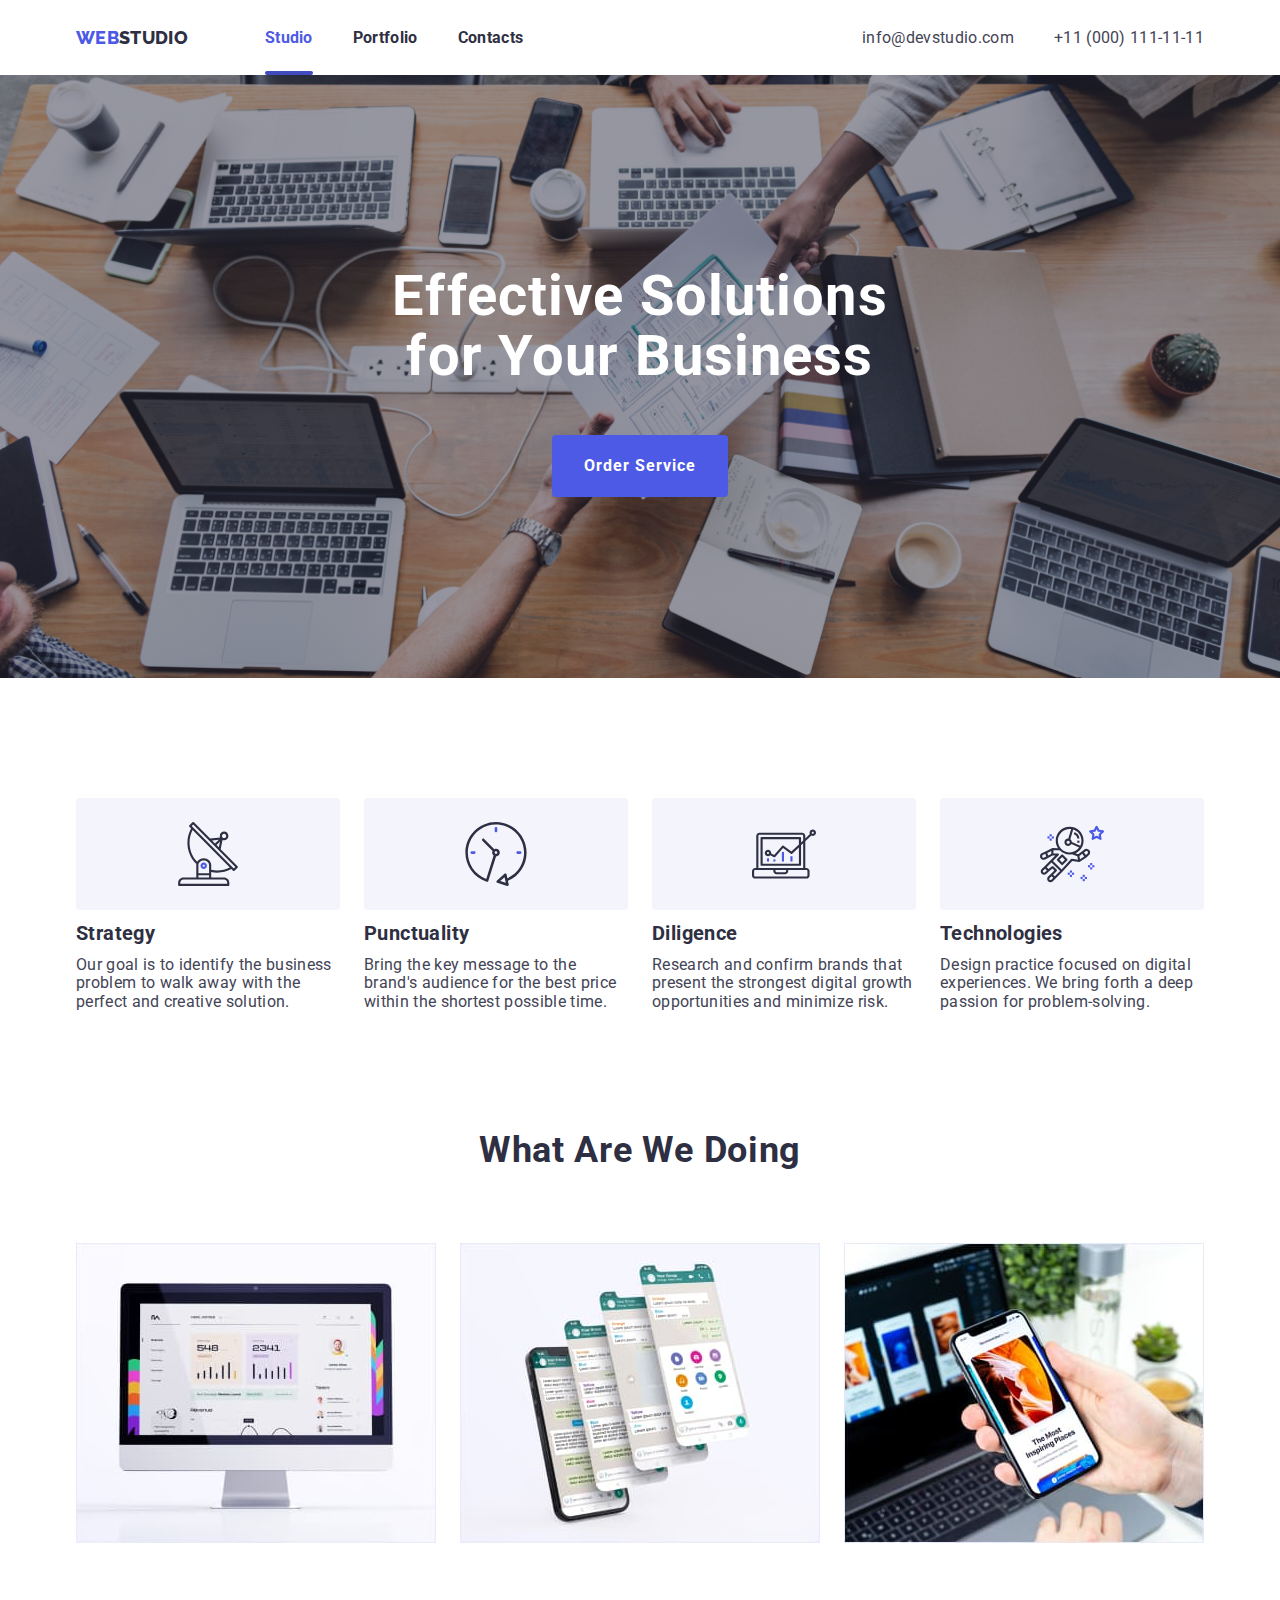
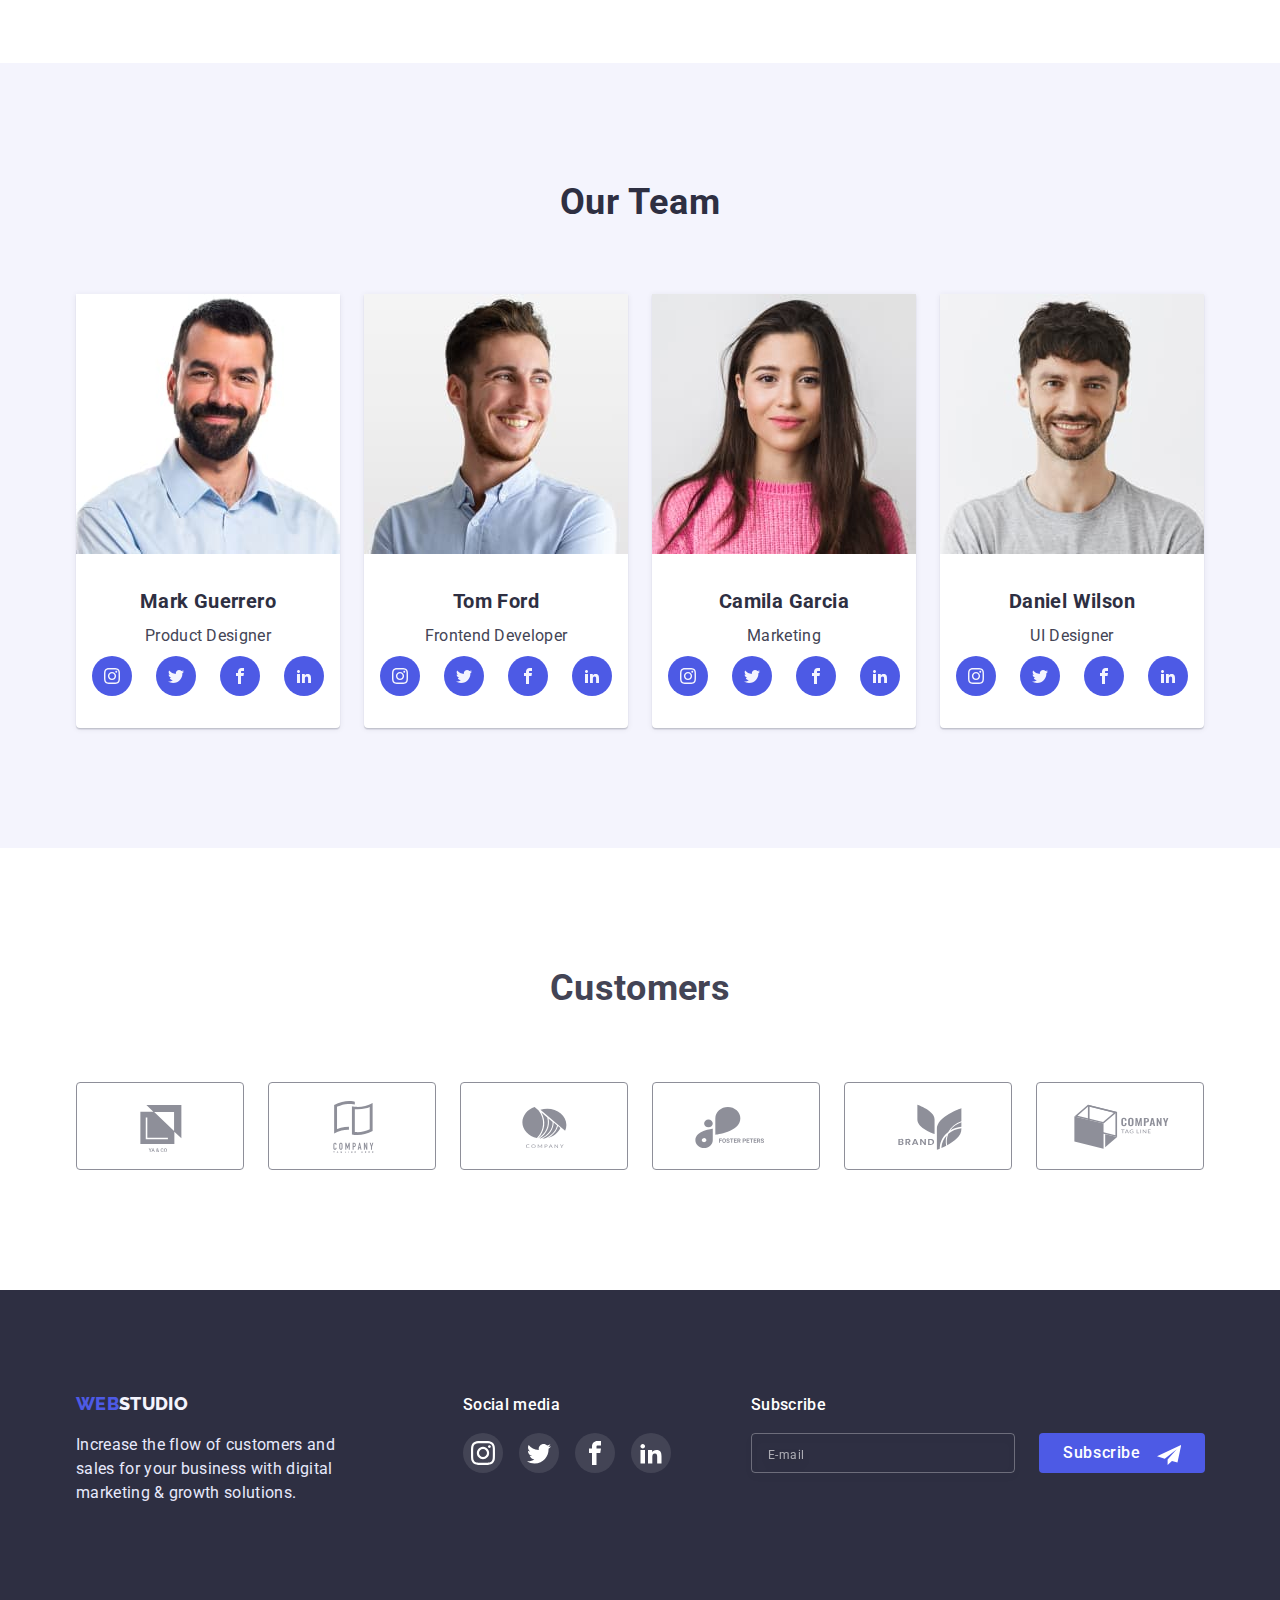
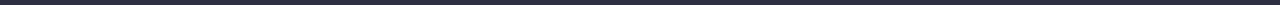
<file: index.html>
<!DOCTYPE html>
<html lang="en">
  <head>
    <meta charset="UTF-8">
    <meta http-equiv="X-UA-Compatible" content="IE=edge">
    <meta name="viewport" content="width=device-width, initial-scale=1.0">
    <title>WebStudio</title>
    <link rel="stylesheet" href="./css/modern-normalize.css">
    <link rel="stylesheet" href="https://cdnjs.cloudflare.com/ajax/libs/modern-normalize/1.1.0/modern-normalize.min.css" integrity="sha512-wpPYUAdjBVSE4KJnH1VR1HeZfpl1ub8YT/NKx4PuQ5NmX2tKuGu6U/JRp5y+Y8XG2tV+wKQpNHVUX03MfMFn9Q==" crossorigin="anonymous" referrerpolicy="no-referrer" />
    <link rel="stylesheet" href="./css/style.css">
    <link rel="preconnect" href="https://fonts.googleapis.com">
    <link rel="preconnect" href="https://fonts.gstatic.com" crossorigin>
    <link href="https://fonts.googleapis.com/css2?family=Raleway:wght@800&family=Roboto:wght@400;500;700;900&display=swap" rel="stylesheet">
  </head>
  <body>
    <header class="head-main">
      <!-- logo site -->
      <div class="container top-line">
        <a href="./index.html" class="logo"><span class="logoweb">Web</span>Studio</a>
        <!-- navigation -->
      <nav class="nav-list-site">
        <ul class="nav-site" >
          <li class="pages-nav"><a class="link-nav current" href="./index.html">Studio</a></li>
          <li class="pages-nav"><a class="link-nav" href="./portfolio.html">Portfolio</a></li>
          <li class="pages-nav"><a class="link-nav" href="#">Contacts</a></li>
        </ul>
      </nav>
      <ul class="nav-contacts">
        <li class="connection"><a class="contacts mail" href="mailto:info@devstudio.com">info@devstudio.com</a></li>
        <li class="connection"><a class="contacts tel" href="tell:+110001111111">+11 (000) 111-11-11</a></li>
      </ul>
      </div>
    </header>
    <main>
      <!-- button -->

      <!-- modal window -->
      <div class="backdrop is-hidden" data-modal>
        <div class="modal">
          <button type="button" class="close-back" data-modal-close>
            <svg class="modal-button-icon" width="8" height="8">
              <use href="./images/symbol-defs.svg#close-black"></use>
            </svg>
          </button>
          <form class="modal-form">
            <p class="modal-header">
              Leave your contacts and we will call you back
            </p>
            <label class="modal-cell">
              <span class="modal-form-input-description"> Name</span>
              <span class="modal-form-icon-wrap">
                <input
                  type="text"
                  name="user-name"
                  class="modal-form-input"
                  required
                  pattern="^[a-zA-Zа-яА-я]+$"
                  minlength="2"
                />
                <svg class="modal-form-icon" width="12" height="12">
                  <use href="./images/symbol-defs.svg#person"></use>
                </svg>
              </span>
            </label>
            <label class="modal-cell">
              <span class="modal-form-input-description">Phone</span>
              <span class="modal-form-icon-wrap">
                <input
                  type="tel"
                  name="user-phone"
                  class="modal-form-input"
                  required
                  pattern="[0-9]{3}-[0-9]{3}-[0-9]{2}-[0-9]{2}"
                  title="xxx-xxx-xx-xx"
                  placeholder="xxx-xxx-xx-xx"
                />
                <svg class="modal-form-icon" width="13" height="13">
                  <use href="./images/symbol-defs.svg#phone"></use>
                </svg>
              </span>
            </label>
            <label class="modal-cell">
              <span class="modal-form-input-description"> Email</span>
              <span class="modal-form-icon-wrap">
                <input
                  type="email"
                  name="user-email"
                  class="modal-form-input"
                  required
                />
                <svg class="modal-form-icon-email" width="15" height="12">
                  <use href="./images/symbol-defs.svg#email"></use>
                </svg>
              </span>
            </label>
            <label class="modal-cell">
              <span class="modal-form-input-description">Comment</span>
              <textarea
                name="use-message"
                class="modal-form-message"
                placeholder="Text input"
              ></textarea>
            </label>
            <input
              id="privacy-policy"
              type="checkbox"
              name="privacy-policy"
              class="modal-form-check visually-hidden"
              required
            />
  
            <label for="privacy-policy" class="modal-form-check-description"
              >I accept the terms and conditions of the
              <a href="" class="agreement"> Privacy Policy</a></label
            >
            <button type="submit" class="modal-form-bubmit">Send</button>
          </form>
        </div>
      </div>
      <!-- order button -->
      <section class="hero">
        <div class="container">
          <h1 class="title-but">Effective Solutions for Your Business</h1>
          <button type="button" class="order-button" data-modal-open>Order Service</button>
        </div>
      </section>
      <!-- features -->
      <section class="features-list">
        <div class="container">
          <h2 class="visually-hidden">our features</h2>
        <ul class="basic-list-features">
          <li class="text-features">
            <div class="qualities-icon">
              <svg class="icon-group" width="64" height="64">
                  <use href="./images/symbol-defs.svg#antenna"></use>
              </svg>
          </div>
            <h3 class="subsection-title">Strategy</h3>
            <p>
              Our goal is to identify the business problem to walk away with the
              perfect and creative solution.
            </p>
          </li>
          <li class="text-features">
            <div class="qualities-icon">
              <svg class="icon-group" width="64" height="64">
                  <use href="./images/symbol-defs.svg#clock"></use>
              </svg>
          </div>
            <h3 class="subsection-title">Punctuality</h3>
            <p>
              Bring the key message to the brand's audience for the best price
              within the shortest possible time.
            </p>
          </li>
          <li class="text-features">
            <div class="qualities-icon">
              <svg class="icon-group" width="64" height="64">
                  <use href="./images/symbol-defs.svg#diagram"></use>
              </svg>
          </div>
            <h3 class="subsection-title">Diligence</h3>
            <p>
              Research and confirm brands that present the strongest digital
              growth opportunities and minimize risk.
            </p>
          </li>
          <li class="text-features">
            <div class="qualities-icon">
              <svg class="icon-group" width="64" height="64">
                  <use href="./images/symbol-defs.svg#astronaut"></use>
              </svg>
          </div>
            <h3 class="subsection-title">Technologies</h3>
            <p>
              Design practice focused on digital experiences. We bring forth a
              deep passion for problem-solving.
            </p>
          </li>
        </ul>
        </div>
      </section>
      <section class="doing">
       <div class="container">
        <h2 class="second-title">What are we doing</h2>
        <ul class="samples">
          <li class="item-samples">
            <img 
            src="./images/comp.jpg" 
            alt="comp" 
            width="360" 
            height="300" 
            />
          </li>
          <li class="item-samples">
            <img
              src="./images/teleph.jpg"
              alt="telephone"
              width="360"
              height="300"
            />
          </li>
          <li class="item-samples">
            <img
              src="./images/telcomp.jpg"
              alt="computer and telephone"
              width="360"
              height="300"
            />
          </li>
        </ul>
       </div>
      </section>
      <section class="team">
        <div class="container">
          <h2 class="second-title">Our Team</h2>
        <ul class="our-team">
          <li class="member">
            <img
              src="./images/mark.jpg"
              alt="Mark Guerrero"
              width="264"
              height="260"
            />
            <div class="container-member">
              <h3 class="subsection-title team-name">Mark Guerrero</h3>
              <p class="our-work team-name">Product Designer</p>
              <ul class="team-soc-list">
                <li class="team-soc-item">
                    <a href="https://www.instagram.com/" class="team-soc-link">
                        <svg class="team-soc-icon" width="16" height="16">
                            <use href="./images/symbol-defs.svg#instagram">    
                            </use>
                        </svg>
                    </a>
                </li>
                <li class="team-soc-item">
                    <a href="https://twitter.com/" class="team-soc-link">
                        <svg class="team-soc-icon" width="16" height="16">
                            <use href="./images/symbol-defs.svg#twitter">
                            </use>
                        </svg>
                    </a>
                </li>
                <li class="team-soc-item">
                    <a href="https://uk-ua.facebook.com/" class="team-soc-link">
                        <svg class="team-soc-icon" width="16" height="16">
                            <use href="./images/symbol-defs.svg#facebook">
                            </use>
                        </svg>
                    </a>
                </li>
                <li class="team-soc-item">
                    <a href="https://ua.linkedin.com/" class="team-soc-link">
                        <svg class="team-soc-icon" width="16" height="16">
                            <use href="./images/symbol-defs.svg#linkedin2">
                            </use>
                        </svg>
                    </a>
                </li>
            </ul>
            </div>
          </li>
          <li class="member">
            <img
              src="./images/tom.jpg"
              alt="Tom Ford"
              width="264"
              height="260"
            />
            <div class="container-member">
              <h3 class="subsection-title team-name">Tom Ford</h3>
              <p class="our-work team-name">Frontend Developer</p>
              <ul class="team-soc-list">
                <li class="team-soc-item">
                    <a href="https://www.instagram.com/" class="team-soc-link">
                        <svg class="team-soc-icon" width="16" height="16">
                            <use href="./images/symbol-defs.svg#instagram">    
                            </use>
                        </svg>
                    </a>
                </li>
                <li class="team-soc-item">
                    <a href="https://twitter.com/" class="team-soc-link">
                        <svg class="team-soc-icon" width="16" height="16">
                            <use href="./images/symbol-defs.svg#twitter">
                            </use>
                        </svg>
                    </a>
                </li>
                <li class="team-soc-item">
                    <a href="https://uk-ua.facebook.com/" class="team-soc-link">
                        <svg class="team-soc-icon" width="16" height="16">
                            <use href="./images/symbol-defs.svg#facebook">
                            </use>
                        </svg>
                    </a>
                </li>
                <li class="team-soc-item">
                    <a href="https://ua.linkedin.com/" class="team-soc-link">
                        <svg class="team-soc-icon" width="16" height="16">
                            <use href="./images/symbol-defs.svg#linkedin2">
                            </use>
                        </svg>
                    </a>
                </li>
            </ul>
            </div>
          </li>
          <li class="member">
            <img
              src="./images/camila.jpg"
              alt="Camila Garcia"
              width="264"
              height="260"
            />
            <div class="container-member">
              <h3 class="subsection-title team-name">Camila Garcia</h3>
              <p class="our-work team-name">Marketing</p>
              <ul class="team-soc-list">
                <li class="team-soc-item">
                    <a href="https://www.instagram.com/" class="team-soc-link">
                        <svg class="team-soc-icon" width="16" height="16">
                            <use href="./images/symbol-defs.svg#instagram">    
                            </use>
                        </svg>
                    </a>
                </li>
                <li class="team-soc-item">
                    <a href="https://twitter.com/" class="team-soc-link">
                        <svg class="team-soc-icon" width="16" height="16">
                            <use href="./images/symbol-defs.svg#twitter">
                            </use>
                        </svg>
                    </a>
                </li>
                <li class="team-soc-item">
                    <a href="https://uk-ua.facebook.com/" class="team-soc-link">
                        <svg class="team-soc-icon" width="16" height="16">
                            <use href="./images/symbol-defs.svg#facebook">
                            </use>
                        </svg>
                    </a>
                </li>
                <li class="team-soc-item">
                    <a href="https://ua.linkedin.com/" class="team-soc-link">
                        <svg class="team-soc-icon" width="16" height="16">
                            <use href="./images/symbol-defs.svg#linkedin2">
                            </use>
                        </svg>
                    </a>
                </li>
            </ul>
            </div>
          </li>
          <li class="member">
            <img
              src="./images/daniel.jpg"
              alt="Daniel Wilson"
              width="264"
              height="260"
            />
            <div class="container-member">
              <h3 class="subsection-title team-name">Daniel Wilson</h3>
              <p class="our-work team-name">UI Designer</p>
              <ul class="team-soc-list">
                <li class="team-soc-item">
                    <a href="https://www.instagram.com/" class="team-soc-link">
                        <svg class="team-soc-icon" width="16" height="16">
                            <use href="./images/symbol-defs.svg#instagram">    
                            </use>
                        </svg>
                    </a>
                </li>
                <li class="team-soc-item">
                    <a href="https://twitter.com/" class="team-soc-link">
                        <svg class="team-soc-icon" width="16" height="16">
                            <use href="./images/symbol-defs.svg#twitter">
                            </use>
                        </svg>
                    </a>
                </li>
                <li class="team-soc-item">
                    <a href="https://uk-ua.facebook.com/" class="team-soc-link">
                        <svg class="team-soc-icon" width="16" height="16">
                            <use href="./images/symbol-defs.svg#facebook">
                            </use>
                        </svg>
                    </a>
                </li>
                <li class="team-soc-item">
                    <a href="https://ua.linkedin.com/" class="team-soc-link">
                        <svg class="team-soc-icon" width="16" height="16">
                            <use href="./images/symbol-defs.svg#linkedin2">
                            </use>
                        </svg>
                    </a>
                </li>
            </ul>
            </div>
          </li>
        </ul>
        </div>
      </section>
      <section class="customers">
        <div class="container">
            <h2 class="customers-title">Customers</h2>
            <ul class="customers-list">
            <li class="customers-item">
                <a href="#" class="customers-link">
                    <svg class="customers-icon" width="104" height="56">
                        <use href="./images/symbol-defs.svg#group-one">
                        </use>
                    </svg>
                </a>
            </li>
            <li class="customers-item">
                <a href="#" class="customers-link">
                    <svg class="customers-icon" width="104" height="56">
                        <use href="./images/symbol-defs.svg#group-two">
                        </use>
                    </svg>
                </a>
            </li>
            <li class="customers-item"><a href="#" class="customers-link">
                    <svg class="customers-icon" width="104" height="56">
                        <use href="./images/symbol-defs.svg#group-three">
                        </use>
                    </svg>
                </a>
            </li>
            <li class="customers-item">
                <a href="#" class="customers-link">
                    <svg class="customers-icon" width="104" height="56">
                        <use href="./images/symbol-defs.svg#group-four">
                        </use>
                    </svg>
                </a>
            </li>
            <li class="customers-item">
                <a href="#" class="customers-link">
                    <svg class="customers-icon" width="104" height="56">
                        <use href="./images/symbol-defs.svg#logo">
                        </use>
                    </svg>
                </a>
            </li>
            <li class="customers-item">
                <a href="#" class="customers-link">
                    <svg class="customers-icon" width="104" height="56">
                        <use href="./images/symbol-defs.svg#group-five">
                        </use>
                    </svg>
                </a>
            </li>
            </ul>
        </div>
    </section>
    </main>
    <footer class="footer">
      <div class="container footer-container">
        <div class="down-site">
          <a href="./index.html" class="logo-footer"><span class="logo-back">Web</span>Studio</a>
        <p class="down">
          Increase the flow of customers and sales for your business with digital
          marketing & growth solutions.
        </p>
        </div>
        <div class="social-media">
          <p class="media-title">Social media</p>
          <ul class="media-list">
              <li class="media-list-item">
                  <a href="https://www.instagram.com/" class="media-list-link">
                      <svg class="media-list-icon" width="24" height="24">
                          <use href="./images/symbol-defs.svg#instagram">
                          </use>
                      </svg>
                  </a>
              </li>
              <li class="media-list-item">
                  <a href="https://twitter.com/" class="media-list-link">
                      <svg class="media-list-icon" width="24" height="24">
                          <use href="./images/symbol-defs.svg#twitter">
                          </use>
                      </svg>
                  </a>
              </li>
              <li class="media-list-item">
                  <a href="https://uk-ua.facebook.com/" class="media-list-link">
                      <svg class="media-list-icon" width="24" height="24">
                          <use href="./images/symbol-defs.svg#facebook">
                          </use>
                      </svg>
                  </a>
              </li>
              <li class="media-list-item">
                  <a href="https://ua.linkedin.com/" class="media-list-link">
                      <svg class="media-list-icon" width="24" height="24">
                          <use href="./images/symbol-defs.svg#linkedin2">
                          </use>
                      </svg>
                  </a>
              </li>
          </ul>
      </div>
      <div class="footer-submit">
        <form class="footer-subscribe">
          <label for="email" class="footer-input-fill">
            <span class="footer-input-description">Subscribe</span>
            <input type="email"  name="user-email"  placeholder="E-mail"  required  class="footer-input-email"  id="email"/></label>
            <button type="submit" class="footer-subscribe-button">Subscribe <svg class="footer-subscribe-button-icon" width="24" height="24">
              <use href="./images/symbol-defs.svg#send"></use>
            </svg>
          </button>
        </form>
        </div>
      </div>
    </footer>
    <script src="./js/modal.js"></script>
  </body>
</html>
</file>
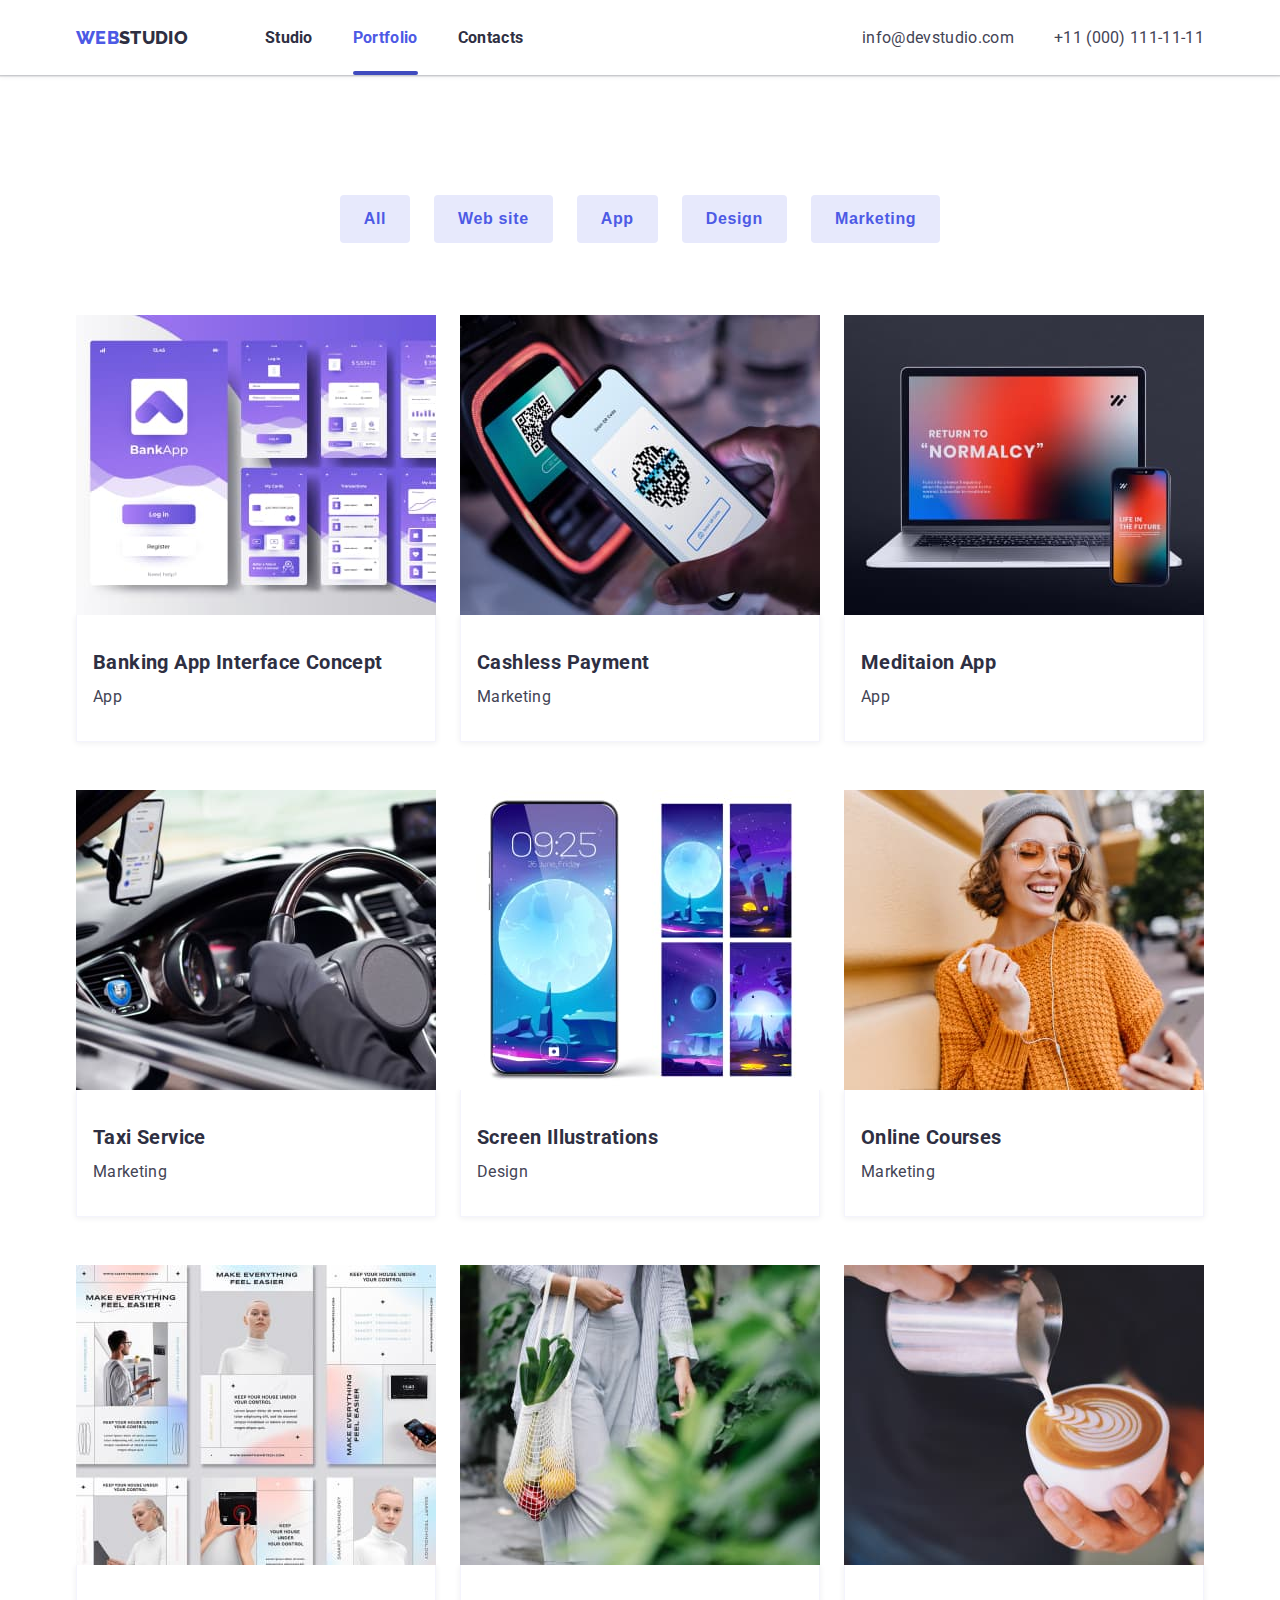
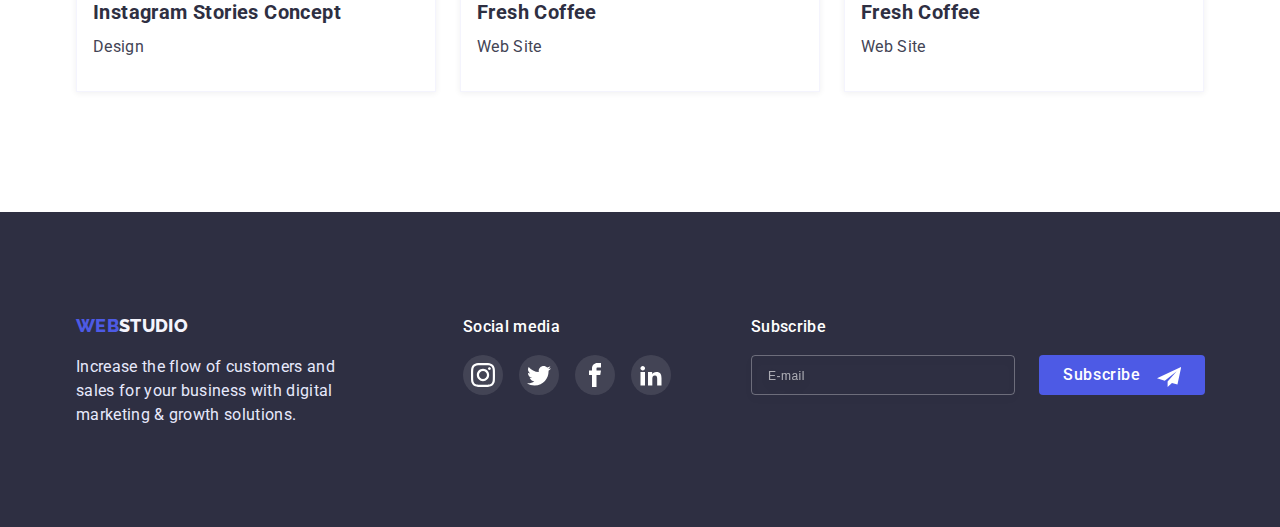
<file: portfolio.html>
<!DOCTYPE html>
<html lang="en">
  <head>
    <meta charset="UTF-8" />
    <meta http-equiv="X-UA-Compatible" content="IE=edge" />
    <meta name="viewport" content="width=device-width, initial-scale=1.0" />
    <title>Portfolio</title>
    <link rel="stylesheet" href="./css/style.css" />
    <link rel="preconnect" href="https://fonts.googleapis.com">
    <link rel="preconnect" href="https://fonts.gstatic.com" crossorigin>
    <link href="https://fonts.googleapis.com/css2?family=Raleway:wght@800&family=Roboto:wght@400;500;700;900&display=swap" rel="stylesheet">
  </head>
  <body>
    <header class="head-main">
      <!-- logo site -->
      <div class="container top-line">
        <a href="./index.html" class="logo"><span class="logoweb">Web</span>Studio</a>
        <!-- navigation -->
      <nav class="nav-list-site">
        <ul class="nav-site" >
          <li class="pages-nav"><a class="link-nav" href="./index.html">Studio</a></li>
          <li class="pages-nav"><a class="link-nav current" href="./portfolio.html">Portfolio</a></li>
          <li class="pages-nav"><a class="link-nav" href="#">Contacts</a></li>
        </ul>
      </nav>
      <ul class="nav-contacts">
        <li class="connection"><a class="contacts mail" href="mailto:info@devstudio.com">info@devstudio.com</a></li>
        <li class="connection"><a class="contacts tel" href="tell:+110001111111">+11 (000) 111-11-11</a></li>
      </ul>
      </div>
    </header>
    <main>
      <!-- button and projects-->
      <section class="buttons">
        <div class="container">
          <h1 class="visually-hidden">Portfolio</h1>
          <ul class="button-type">
            <li><button class="portfolio-button" type="button">All</button></li>
            <li><button class="portfolio-button" type="button">Web site</button></li>
            <li><button class="portfolio-button" type="button">App</button></li>
            <li><button class="portfolio-button" type="button">Design</button></li>
            <li><button class="portfolio-button" type="button">Marketing</button></li>
          </ul>
          <ul class="our-services">
            <li class="services item-portf">
              <a href="#" class="portfolio-link">
                <div class="product-discription">
                    <img class="portfolio-basic-img" src="./images/onephoto.jpg" alt="bankapp" width="360" height="300" />
                  <div class="portfolio-overlay">
                    <p class="sliding-text">
                    14 Stylish and User-Friendly App Design Concepts · Task Manager App · 
                    Calorie Tracker App · Exotic Fruit Ecommerce App · Cloud Storage App
                    </p>
                  </div>
                </div>
              <div class="info">
                <h3 class="subsection-title project">Banking App Interface Concept</h3> <p class="name-project">App</p>
              </div>
              </a>
            </li>
            <li class="services item-portf">
              <a href="#" class="portfolio-link">
                <div class="product-discription">
                  <img src="./images/twophoto.jpg" alt="telephone pay" width="360" height="300" />
                <div class="portfolio-overlay">
                  <p class="sliding-text">
                  14 Stylish and User-Friendly App Design Concepts · Task Manager App · 
                  Calorie Tracker App · Exotic Fruit Ecommerce App · Cloud Storage App
                  </p>
                </div>
                </div>
              <div class="info">
                <h3 class="subsection-title project">Cashless Payment</h3> <p class="name-project">Marketing</p>
              </div>
              </a>
            </li>
            <li class="services item-portf">
              <a href="" class="portfolio-link">
                <div class="product-discription">
                  <img src="./images/threephoto.jpg" alt="notebook + phone" width="360" height="300" />
                <div class="portfolio-overlay">
                  <p class="sliding-text">
                  14 Stylish and User-Friendly App Design Concepts · Task Manager App · 
                  Calorie Tracker App · Exotic Fruit Ecommerce App · Cloud Storage App
                  </p>
                </div>
                </div>
              <div class="info">
                <h3 class="subsection-title project">Meditaion App</h3> <p class="name-project">App</p>
              </div>
              </a>
            </li>
            <li class="services item-portf">
              <a href="" class="portfolio-link">
                <div class="product-discription">
                  <img src="./images/fourphoto.jpg" alt="steering wheel" width="360" height="300" />
                <div class="portfolio-overlay">
                  <p class="sliding-text">
                  14 Stylish and User-Friendly App Design Concepts · Task Manager App · 
                  Calorie Tracker App · Exotic Fruit Ecommerce App · Cloud Storage App
                  </p>
                </div>
                </div>
              <div class="info">
                <h3 class="subsection-title project">Taxi Service</h3> <p class="name-project">Marketing</p>
              </div>
              </a>
            </li>
            <li class="services item-portf">
              <a href="" class="portfolio-link">
                <div class="product-discription">
                  <img src="./images/fivephoto.jpg" alt="phone" width="360" height="300" />
                <div class="portfolio-overlay">
                  <p class="sliding-text">
                  14 Stylish and User-Friendly App Design Concepts · Task Manager App · 
                  Calorie Tracker App · Exotic Fruit Ecommerce App · Cloud Storage App
                  </p>
                </div>
                </div>
              <div class="info">
                <h3 class="subsection-title project">Screen Illustrations</h3> <p class="name-project">Design</p>
              </div>
              </a>
            </li>
            <li class="services item-portf">
              <a href="" class="portfolio-link">
                <div class="product-discription">
                  <img src="./images/sixphoto.jpg" alt="young woman" width="360" height="300" />
                <div class="portfolio-overlay">
                  <p class="sliding-text">
                  14 Stylish and User-Friendly App Design Concepts · Task Manager App · 
                  Calorie Tracker App · Exotic Fruit Ecommerce App · Cloud Storage App
                  </p>
                </div>
                </div>
              <div class="info">
                <h3 class="subsection-title project">Online Courses</h3> <p class="name-project">Marketing</p>
              </div>
              </a>
            </li>
            <li class="services item-portf">
              <a href="" class="portfolio-link">
                <div class="product-discription">
                  <img src="./images/sevenphoto.jpg" alt="make everything feel easier" width="360" height="300" />
                <div class="portfolio-overlay">
                  <p class="sliding-text">
                  14 Stylish and User-Friendly App Design Concepts · Task Manager App · 
                  Calorie Tracker App · Exotic Fruit Ecommerce App · Cloud Storage App
                  </p>
                </div>
                </div>
              <div class="info">
                <h3 class="subsection-title project">Instagram Stories Concept</h3> <p class="name-project">Design</p>
              </div>
              </a>
            </li>
            <li class="services item-portf">
              <a href="" class="portfolio-link">
                <div class="product-discription">
                  <img src="./images/ninephoto.jpg" alt="girl and food" width="360" height="300" />
                <div class="portfolio-overlay">
                  <p class="sliding-text">
                  14 Stylish and User-Friendly App Design Concepts · Task Manager App · 
                  Calorie Tracker App · Exotic Fruit Ecommerce App · Cloud Storage App
                  </p>
                </div>
                </div>
              <div class="info">
                <h3 class="subsection-title project">Fresh Coffee</h3> <p class="name-project">Web Site</p>
              </div>
              </a>
            </li>
            <li class="services item-portf">
              <a href="" class="portfolio-link">
                <div class="product-discription">
                  <img src="./images/eightphoto.jpg" alt="coffee" width="360" height="300" />
                <div class="portfolio-overlay">
                  <p class="sliding-text">
                  14 Stylish and User-Friendly App Design Concepts · Task Manager App · 
                  Calorie Tracker App · Exotic Fruit Ecommerce App · Cloud Storage App
                  </p>
                </div>
                </div>
              <div class="info">
                <h3 class="subsection-title project">Fresh Coffee</h3> <p class="name-project">Web Site</p>
              </div>
              </a>
            </li>
          </ul>
        </div>
      </section>
    </main>
    <footer class="footer">
        <div class="container footer-container">
          <div class="down-site">
            <a href="./index.html" class="logo-footer"><span class="logo-back">Web</span>Studio</a>
          <p class="down">
            Increase the flow of customers and sales for your business with digital
            marketing & growth solutions.
          </p>
          </div>
          <div class="social-media">
            <p class="media-title">Social media</p>
            <ul class="media-list">
                <li class="media-list-item">
                    <a href="https://www.instagram.com/" class="media-list-link">
                        <svg class="media-list-icon" width="24" height="24">
                            <use href="./images/symbol-defs.svg#instagram">
                            </use>
                        </svg>
                    </a>
                </li>
                <li class="media-list-item">
                    <a href="https://twitter.com/" class="media-list-link">
                        <svg class="media-list-icon" width="24" height="24">
                            <use href="./images/symbol-defs.svg#twitter">
                            </use>
                        </svg>
                    </a>
                </li>
                <li class="media-list-item">
                    <a href="https://uk-ua.facebook.com/" class="media-list-link">
                        <svg class="media-list-icon" width="24" height="24">
                            <use href="./images/symbol-defs.svg#facebook">
                            </use>
                        </svg>
                    </a>
                </li>
                <li class="media-list-item">
                    <a href="https://ua.linkedin.com/" class="media-list-link">
                        <svg class="media-list-icon" width="24" height="24">
                            <use href="./images/symbol-defs.svg#linkedin2">
                            </use>
                        </svg>
                    </a>
                </li>
            </ul>
        </div>
        <div class="footer-submit">
          <form class="footer-subscribe">
            <label for="email" class="footer-input-fill">
              <span class="footer-input-description">Subscribe</span>
              <input type="email"  name="user-email"  placeholder="E-mail"  required  class="footer-input-email"  id="email"/></label>
              <button type="submit" class="footer-subscribe-button">Subscribe <svg class="footer-subscribe-button-icon" width="24" height="24">
                <use href="./images/symbol-defs.svg#send"></use>
              </svg>
            </button>
          </form>
          </div>
        </div>
      </footer>
      <script src="./js/modal.js"></script>
  </body>
</html>
</file>
<file: css/style.css>
:root {
    --main-text-color: #2E2F42;
    --secondary-text-color: #ffffff;
    --ouwer-text-color: #434455;
    --acent-color: #4D5AE5;
    --contener-color: #eeeeee;
    --logo-color-text: #2E2F42;
    --buttons-port-color: #f5f4fa;
    --footer-text-color: rgba(255, 255, 255, 0.6);
    --background-footer-color: #2E2F42;
    --background-section: #F4F4FD;
    --line-color: #ececec;
    --background-color: #ffffff;
    --logo-footer-color-text: #F4F4FD;
    --down-color-text: #E7E9FC;
    --buttom-color: #404BBF;
    --second-buttom-color: #E7E9FC;
    --footer-link-color: #31D0AA;
    --header-shadow: 0px 2px 1px rgba(46, 47, 66, 0.08),
    0px 1px 1px rgba(46, 47, 66, 0.16), 0px 1px 6px rgba(46, 47, 66, 0.08);
    --sadow-card:0px 1px 6px rgba(46, 47, 66, 0.08), 0px 1px 1px rgba(46, 47, 66, 0.16), 0px 2px 1px rgba(46, 47, 66, 0.08);
    --transition-cubic-bezier: 250ms cubic-bezier(0.4, 0, 0.2, 1);
  }
  *{
    box-sizing: border-box;
    margin: 0;
    padding: 0;
  } 
  
  h1,
  h2,
  h3,
  p {
    margin: 0;
  }
  
  .container {
    width: 1158px;
    padding-left: 15px;
    padding-right: 15px;
    margin-left: auto;
    margin-right: auto;
    align-items: center;
  }
  
  img {
    display: block;
    max-width: 100%;
    height: auto;
  }
  
  /* prittier links */
  ul {
    list-style: none;
  }
  
  a {
    text-decoration: none;
    font-style: normal;
  }
  
  /* main index */
  body {
    background-color: var(--background-color);
    color: var(--main-text-color);
    font-family: 'Roboto', sans-serif;
    font-size: 16px;
    letter-spacing: 0.02em;
  }
  
  header{
    box-shadow: var(--header-shadow);
  }
  /* top line site */
  .top-line{
    max-width: 1158px;
    padding: 0 15px;
    margin: 0 auto;
    display: flex;
    align-items: center;
  }
  /* site logo */
  .logo {
    color: var(--logo-color-text);
    font-family: 'Raleway';
    font-weight: 800;
    font-size: 18px;
    line-height: 1.5;
    text-transform: uppercase;
    padding-top: 24px;
    padding-bottom: 24px;
    margin-right: 77px;
  }
  
  .logoweb {
    color: var(--acent-color);
  }
  /* link site */
  .nav-list-site{
    display: flex;
    align-items: center;
  }
  
  .nav-site {
    display: flex;
    align-items: center;
  
  }

  .link-nav {
    color: var(--main-text-color);
    font-weight: 700;
    line-height: 1.5;
    font-size: 16px;
    letter-spacing: 0.02em;
    position: relative;
    padding: 28px 0;
    transition-property: color;
    transition-duration: 250ms;
    transition-timing-function: cubic-bezier(0.4, 0, 0.2, 1);
  }
  .pages-nav:not(:last-child){
    margin-right: 40px;
  }

  .page-nav {
    
  }

  .link-nav:hover,
  .link-nav:focus {
    color: var(--acent-color);
  }
  .nav-site, .link-nav.current {
    color: var(--acent-color);
  }

  .current::after {
    content: "";
    position: absolute;
    width: 100%;
    height: 4px;
    left: 0;
    bottom: 0;
    background: var(--buttom-color);
    border-radius: 2px;
}
  /* contacts */
  .nav-contacts{
    margin-left: auto;
    display: flex;
    align-items: center;
  }
  .connection:not(:last-child) {
    margin-right: 40px;
  }
  .contacts {
    color: var(--ouwer-text-color);
    line-height: 24px;
    font-size: 16px;
    letter-spacing: 0.02em;
    display: block;
    width: 100%;
    padding: 24px 0;
    transition-property: color;
    transition-duration: 250ms;
    transition-timing-function: cubic-bezier(0.4, 0, 0.2, 1);
  }
  .contacts:hover,
  .contacts:focus {
    color: var(--acent-color);
  }
  /* hero */
  .hero{
    background-color: var(--background-footer-color);
    padding: 192px 0;
    text-align: center;
    background-image: linear-gradient(to right, rgba( 46, 47, 66, 0.5), rgba(46, 47, 66, 0.5)), url(../images/header.jpg);
    background-size: cover;
    background-repeat: no-repeat;
    background-position: center; 
    max-width: 1440px;
    height: 603px;
    margin: 0 auto;
  
  }
  
  .title-but {
    max-width: 496px;
    margin: 0 auto 48px auto;
    color: var(--secondary-text-color);
    font-weight: 700;
    font-size: 56px;
    line-height: 1.07;
    text-align: center;
    letter-spacing: 0.02em;
  } 
  /* button */
  .order-button {
    color: var(--background-color);
    background-color: var(--acent-color);
    cursor: pointer;
    font-family: 'Roboto';
    font-weight: 700;
    font-size: 16px;
    line-height: 1.87;
    letter-spacing: 0.06em;
    display: inline-block;
    padding: 16px 32px;
    border-radius: 4px;
    border: none;
    min-width: 106px;
    text-align: center;
    transition-property: opacity, visibility, background-color;
    transition-duration: 250ms;
    transition-timing-function: cubic-bezier(0.4, 0, 0.2, 1);
  }
  
  .order-button:hover,
  .order-button:focus {
    background-color: var(--buttom-color);
  
  }

/* Modal window hero */



  /* our features */
  section {
    padding-bottom: 120px;
    padding-top: 120px;
  }
  .features-list{
    
  }
  .basic-list-features {
    display: flex;
  }
  .subsection-title {
    color: var(--main-text-color);
    font-weight: 700;
    font-size: 20px;
    line-height: 1.5; 
    letter-spacing: 0.02em;
    /* margin-top: 32px; */
    margin-bottom: 8px;
  }
  
  .visually-hidden {
    position: absolute;
    width: 1px;
    height: 1px;
    margin: -1px;
    border: 0;
    padding: 0;
    
    white-space: nowrap;
    clip-path: inset(100%);
    clip: rect(0 0 0 0);
    overflow: hidden;
  }
  .qualities-icon {
    width: 264px;
    height: 112px;
    display: flex;
    border-radius: 4px;
    background-color: var(--background-section);
    justify-content: center;
    align-items: center;
    margin-bottom: 8px;
    
  }
  
  .icon-group {
    fill: var(--secondary-text-color);
    
  }
  .text-features {
    color: var(--ouwer-text-color);
    /* line-height: 1.5; */
    letter-spacing: 0.02em;
  }
  .text-features:not(:last-child){
    margin-right: 24px;
  }
  /* what are we doing */
  .doing{
    padding-top: 0;
  }
  .second-title {
    margin-bottom: 72px;
    font-weight: 700;
    font-size: 36px;
    line-height: 1.1; 
    text-align: center;
    letter-spacing: 0.02em;
    text-transform: capitalize;
  }
  .samples{
    display: flex;
  
  }
  
  .item-samples:not(:last-child) {
    margin-right: 24px;
  
  }
  /* our team */
  .team{
    background-color: var(--background-section);
  }
  .our-team{
    display: flex;
  }
  .team-name {
    text-align: center;
  }
  .member{
    background-color: var(--background-color);
    box-shadow: var(--sadow-card);
    border-radius: 0px 0px 4px 4px;
  }
  .member:not(:last-child){
    margin-right: 24px;
  }
  .container-member{
    padding: 32px 0;
  }
  .our-work {
    color: var(--ouwer-text-color);
    line-height: 1.5;
    margin: 8px;
  }
  .team-soc-list {
    list-style: none;
    display: flex;
    gap: 24px;
    justify-content: center;
    
  }
  
  .team-soc-link {
    width: 40px;
    height: 40px;
    display: flex;
    border-radius: 50%;
    background-color: var(--acent-color);
    justify-content: center;
    align-items: center;

    transition-property: background-color, box-shadow;
    transition-duration: 250ms;
    transition-timing-function: cubic-bezier(0.4, 0, 0.2, 1);
  }
  .team-soc-icon {
    fill: var(--background-section);
  }
  .team-soc-link:hover,
  .team-soc-link:focus{
    box-shadow: 0px 3px 1px rgba(0, 0, 0, 0.1), 0px 2px 1px rgba(0, 0, 0, 0.08), 0px 2px 2px rgba(0, 0, 0, 0.12);
    background: #404BBF;
  }
  /* portfolio */
  
  /* button portfolio */
.portfolio-button {
  color: var(--acent-color);
  background-color: var(--second-buttom-color);
  font-family: 'Roboto' sans-serif;
  font-weight: 700;
  font-size: 16px;
  line-height: 1.5;
  cursor: pointer;
  letter-spacing: 0.04em;
  border: 1px transparent;
  border-radius: 4px;
  padding: 12px 24px;
  transition-property: background-color, box-shadow;
  transition-duration: 250ms;
  transition-timing-function: cubic-bezier(0.4, 0, 0.2, 1);
}
.portfolio-button:not(:last-child){
  margin-right: 72px;
}
.button-type{
  display: flex;
  justify-content: center;
  margin-bottom: 72px;
  gap: 24px;
}

.portfolio-button:hover,
.portfolio-button:focus,
.portfolio-button:active {
  color: var(--background-color);
  background-color: var(--acent-color);
  box-shadow: 0px 3px 1px rgba(0, 0, 0, 0.1), 0px 2px 1px rgba(0, 0, 0, 0.08), 0px 2px 2px rgba(0, 0, 0, 0.12);
}

.portfolio-link{
  display: block;
  transition-property: box-shadow;
  transition-duration: 250ms;
  transition-timing-function: cubic-bezier(0.4, 0, 0.2, 1);
}

.portfolio-link:hover,
.portfolio-link:focus{
  box-shadow: 0px 1px 6px rgba(46, 47, 66, 0.08), 0px 1px 1px rgba(46, 47, 66, 0.16), 0px 2px 1px rgba(46, 47, 66, 0.08);
}

.product-discription {
  position: relative;
  overflow: hidden;
}

.portfolio-link:hover .portfolio-overlay,
.portfolio-link:focus .portfolio-overlay {
    transform: translateY(-100%);
}

.portfolio-overlay {
  position: absolute;
  width: 100%;
  height: 100%;
  background-color: var(--acent-color);
  transform: translateY(0);
  transition: transform 250ms cubic-bezier(0.4, 0, 0.2, 1);
}

.portfolio-basic-img {
  display: block;
  max-width: 100%;
  height: auto;
}

.sliding-text {
  width: 296px;
  height: 96px;
  color: var(--background-section);
  font-size: 16px;
  line-height: 1.5;
  letter-spacing: 0.02em;
  position: absolute;
  top: 40px;
  left: 32px;
}
  
  /* project portfolio */

  /* /* .project {
    color: var(--main-text-color);
    font-weight: 700;
    font-size: 20px;
    line-height: 1.5; 
    letter-spacing: 0.02em;
  } */
  .name-project {
      margin-top: 8px;
      /* margin-bottom: 32px; */
      line-height: 1.5;
      color: var(--ouwer-text-color)
  }
  .project{
    margin: 0;
  }
  .info {
    padding: 32px 16px;
    border: 0.5px solid #f4f4fd;
    border-top: none;
    box-shadow: 0px 1px 6px rgba(46, 47, 66, 0.08);
  }
  .our-services {
    display: flex;
    flex-wrap: wrap;
    row-gap: 48px;
    column-gap: 24px;
  
  }
  .customers-title {
    margin-bottom: 72px;
    font-family: inherit;
    font-weight: 700;
    font-size: 36px;
    line-height: 1.16;
    text-align: center;
    color: var(--ouwer-text-color);
  }
  /* customers */
  .customers {
    padding-top: 120px;
    padding-bottom: 120px;
    
  }
  .customers-list {
    width: 100%;
    height: 100%;
    list-style: none;
    display: flex;
    align-items: center;
    justify-content: center;
    gap: 24px;
   
  }
  
  .customers-link {
    width: 168px;
    height: 88px;
    display: flex;
    justify-content: center;
    align-items: center;
    border: 1px solid currentColor;
    border-radius: 4px;
    color: #8E8F99;
    transition-property: color;
    transition-duration: 250ms;
    transition-timing-function: cubic-bezier(0.4, 0, 0.2, 1);
  }
  
  .customers-icon {
    fill: currentColor;
    
  }
  
  .customers-link:hover,
  .customers-link:focus {
   color: var(--acent-color);
  }
  
  .customers-item {
    align-items: center;
  }
  
  
  /* footer */
  .footer-container{
    display: flex;
    align-items: baseline;
  }
  .footer {
    background-color: var(--background-footer-color);
    padding: 100px 0;
  }
  .logo-footer{
    color: var(--logo-footer-color-text);
    font-family: 'Raleway';
    font-style: normal;
    font-weight: 800;
    font-size: 18px;
    line-height: 1.5;
    text-transform: uppercase;
  }
  .logo-back{
    color: var(--acent-color);
  }
  /* footer description */
  
  .down{
    color: var(--down-color-text);
    display: block;
    width: 264px;
    font-family: inherit;
    font-size: 16px;
    line-height: 1.5;
    letter-spacing: 0.02em;
    margin-top: 16px;
  }
  /* .down-site{
    display:block;
  } */
  .social-media{
    margin-left: 123px;
  }
  .media-title {
    margin-bottom: 16px;
    font-family: inherit;
    font-weight: 500;
    font-size: 16px;
    line-height: 1.5;
    letter-spacing: 0.02em;
    color: var(--secondary-text-color)
  }
  
  .media-list {
    display: flex;
    list-style: none;
    grid-gap: 16px;
  
  }
  
  .media-list-link {
    width: 40px;
    height: 40px;
    display: flex;
    border-radius: 50%;
    justify-content: center;
    align-items: center;
    color: var(--secondary-text-color);
    background-color: rgba(255, 255, 255, 0.1);

    transition-property: background-color;
    transition-duration: 250ms;
    transition-timing-function: cubic-bezier(0.4, 0, 0.2, 1);
  }
  
  .media-list-link:hover,
  .media-list-link:focus {
    /* color: var(--secondary-text-color);  */
    background-color: #31D0AA;
  }
  
  .media-list-icon {
    fill: currentColor;
  }


.footer-subscribe {
  display: flex;
  align-items: flex-end;
  margin-left: 80px;
  gap: 24px;
}

.footer-input-email {
  padding-left: 16px;
  min-width: 264px;
  height: 40px;
  border: 1px solid rgba(255, 255, 255, 0.3);
  filter: drop-shadow(0px 4px 4px rgba(0, 0, 0, 0.15));
  border-radius: 4px;
  color: rgba(255, 255, 255, 0.6);
  background-color: transparent;
  transition-property: border-color;
  transition-duration: 250ms;
  transition-timing-function: cubic-bezier(0.4, 0, 0.2, 1);

}

.footer-input-email:hover,
.footer-input-email:focus {
  border-color: var(--buttom-color);
}

.footer-input-fill {
  display: flex;
  flex-direction: column;
  font-weight: 500;
  font-size: 16px;
  line-height: 1.5;
  letter-spacing: 0.02em;
  color: var(--background-color);
}

.footer-input-description {
  margin-bottom: 16px;
  color: var(--background-color);

  font-weight: 500;
  font-size: 16px;
  line-height: 1.5;
  letter-spacing: 0.02em;
}

.footer-input-email::placeholder {
  color: rgba(255, 255, 255, 0.6);
  font-size: 12px;
  font-weight: 400;
  line-height: 2;
  letter-spacing: 0.04em;
}

.footer-subscribe-button {
  position: relative;
  padding: 8px 64px 8px 24px;
  color: var(--background-color);
  background: #4d5ae5;
  border-radius: 4px;
  border: transparent;
  font-family: "Roboto";
  font-style: normal;
  font-weight: 500;
  font-size: 16px;
  line-height: 1.5;
  letter-spacing: 0.04em;
  transition-property: background-color, box-shadow;
    transition-duration: 250ms;
    transition-timing-function: cubic-bezier(0.4, 0, 0.2, 1);
}

.footer-subscribe-button-icon {
  position: absolute;
  top: 10px;
  right: 24px;
  fill: var(--background-color); 
  transition: background-color var(--transition-duration-function),
    box-shadow var(--transition-cubic-bezier);
}

.footer-subscribe-button:hover,
.footer-subscribe-button:focus,
.footer-subscribe-button:active {
  background-color: var(--buttom-color);
  box-shadow: 0px 4px 4px rgba(0, 0, 0, 0.15);
  fill: currentColor;
}

/* backdrop */
.backdrop {
  position: fixed;
  z-index: 50;
  top: 0;
  left: 0;
  width: 100%;
  height: 100%;
  background: rgba(46, 47, 66, 0.4);

  transition: opacity var(--transition-cubic-bezier),
    visibility var(--transition-cubic-bezier);
}

.backdrop.is-hidden {
  opacity: 0;
  visibility: hidden;
  pointer-events: none;
}

.modal {
  position: absolute;
  top: 50%;
  left: 50%;
  transform: translate(-50%, -50%);
  width: 408px;
  background: #fcfcfc;
  box-shadow: 0px 1px 1px rgba(0, 0, 0, 0.14), 0px 1px 3px rgba(0, 0, 0, 0.12),
    0px 2px 1px rgba(0, 0, 0, 0.2);
  border-radius: 4px;

  padding-top: 72px;
  padding-bottom: 24px;
  padding-left: 24px;
  padding-right: 24px;
}
.close-back {
  position: absolute;
  top: 24px;
  right: 24px;

  display: flex;
  justify-content: center;
  align-items: center;

  background-color: var(--background-color);
  border: 1px solid rgba(0, 0, 0, 0.1);
  border-radius: 50%;
  width: 24px;
  height: 24px;

  cursor: pointer;

  transition-duration: 250ms;
  transition-timing-function: cubic-bezier(0.4, 0, 0.2, 1);
}

.close-back:hover,
.close-back:focus {
  background-color: var(--down-color-text);
  box-shadow: 0px 1px 6px rgba(46, 47, 66, 0.08), 0px 1px 1px rgba(46, 47, 66, 0.16), 0px 2px 1px rgba(46, 47, 66, 0.08);
  border-radius: 50%;
  background-color: var(--buttom-color);
  fill: var(--down-color-text);
}

/* modal */

.modal-form {
  display: flex;
  flex-direction: column;
}

.modal-form-input {
  width: 100%;
  height: 40px;
  border: 1px solid rgba(33, 33, 33, 0.2);
  border-radius: 4px;
  padding-left: 38px;
  color: var(--background-footer-color);

  transition: border-color var(--transition-cubic-bezier);
}

.modal-form-input:focus,
.modal-form-input:hover {
  outline: none;
  border-color: #4d5ae5;
}

.modal-form-input:focus + .modal-form-icon {
  fill: var(--acent-color);
}

.modal-form-input:focus + .modal-form-icon-email {
  fill: var(--acent-color);
}

.modal-header {
  font-weight: 500;
  font-size: 16px;
  line-height: 1.5;
  text-align: center;
  letter-spacing: 0.02em;
  color: var(--background-footer-color);

  margin-bottom: 14px;
}

.modal-form-input-description {
  display: block;
  font-size: 12px;
  line-height: 1.3;
  letter-spacing: 0.04em;
  color: #8e8f99;

  margin-bottom: 4px;
}

.modal-cell {
  margin-bottom: 8px;
}

.modal-form-icon-wrap {
  position: relative;
}

.modal-form-icon {
  position: absolute;
  top: 50%;
  left: 19px;
  transform: translateY(-50%);

  fill: var(--background-footer-color);
  transition: fill var(--transition-cubic-bezier);
}

.modal-form-icon-email {
  position: absolute;
  top: 50%;
  left: 17.5px;
  transform: translateY(-50%);

  fill: var(--background-footer-color);
}

.modal-form-message {
  resize: none;
  width: 100%;
  height: 120px;
  padding: 8px 16px;
  border-radius: 4px;
  transition: border-color var(--transition-cubic-bezier);
  border: 1px solid rgba(33, 33, 33, 0.2);
}

.modal-form-message:focus,
.modal-form-message:hover {
  outline: none;
  border-color: #4d5ae5;
}

.modal-form-message::placeholder {
  font-size: 12px;
  line-height: 1.3;
  letter-spacing: 0.04em;
  color: rgba(117, 117, 117, 0.5);
}

.modal-form-check-description::before {
  display: block;
  width: 16px;
  height: 16px;
  border: 1.25px solid #2e2f42;
  border-radius: 2px;
  cursor: pointer;
  content: "";
}

.modal-form-check:checked + .modal-form-check-description::before {
  background-color: #404bbf;
  background-image: url(../images/tick.svg);
  background-repeat: no-repeat;
  background-position: center;
  transition: background-color var(--transition-cubic-bezier);
}

.visually-hidden {
  position: absolute;
  white-space: nowrap;
  width: 1px;
  height: 1px;
  overflow: hidden;
  border: 0;
  padding: 0;
  clip: rect(0 0 0 0);
  clip-path: inset(50%);
  margin: -1px;
}

.modal-form-check-description {
  display: flex;
  align-items: center;
  gap: 8px;
  margin-bottom: 24px;

  font-size: 12px;
  line-height: 1.3;
  letter-spacing: 0.04em;
  color: #757575;
}

.agreement {
  font-size: 12px;
  line-height: 1.3;
  letter-spacing: 0.04em;
  color: var(--acent-color);
}
.agreement:hover,
.agreement:focus {
  text-decoration: underline;
}

.modal-form-bubmit {
  display: inline-block;
  align-self: center;
  padding: 16px 32px;
  width: 50%;
  border-radius: 4px;
  border: 1px transparent;
  min-width: 106px;
  text-align: center;

  color: var(--background-color);
  background-color: #4d5ae5;
  font-family: Roboto, sans-serif;
  font-weight: 600;
  font-size: 16px;
  line-height: 1.9;
  letter-spacing: 0.04em;

  transition: background-color var(--transition-cubic-bezier),
    box-shadow var(--transition-cubic-bezier);
}

.modal-form-bubmit:hover,
.modal-form-bubmit:focus,
.modal-form-bubmit:active {
  color: var(--background-color);
  background-color: var(--buttom-color);
  box-shadow: 0px 4px 4px rgba(0, 0, 0, 0.15);
}
</file>
